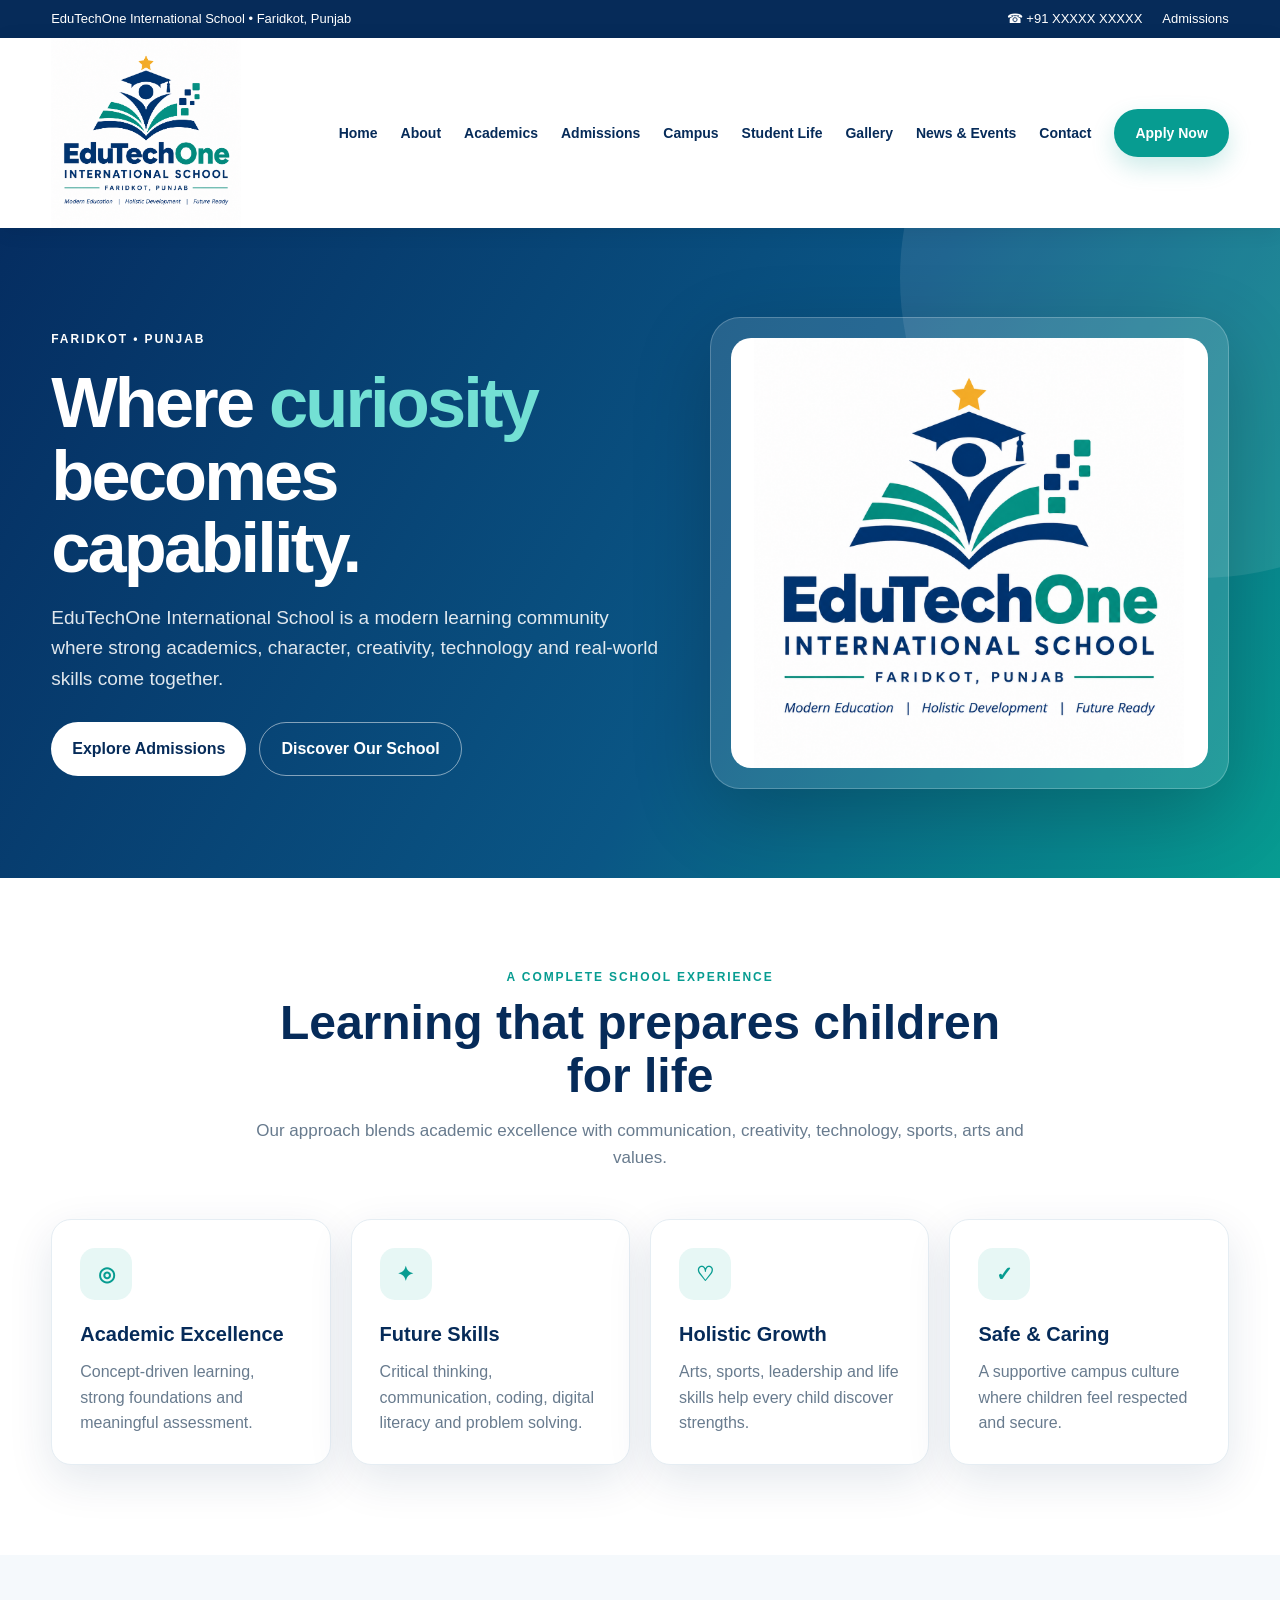
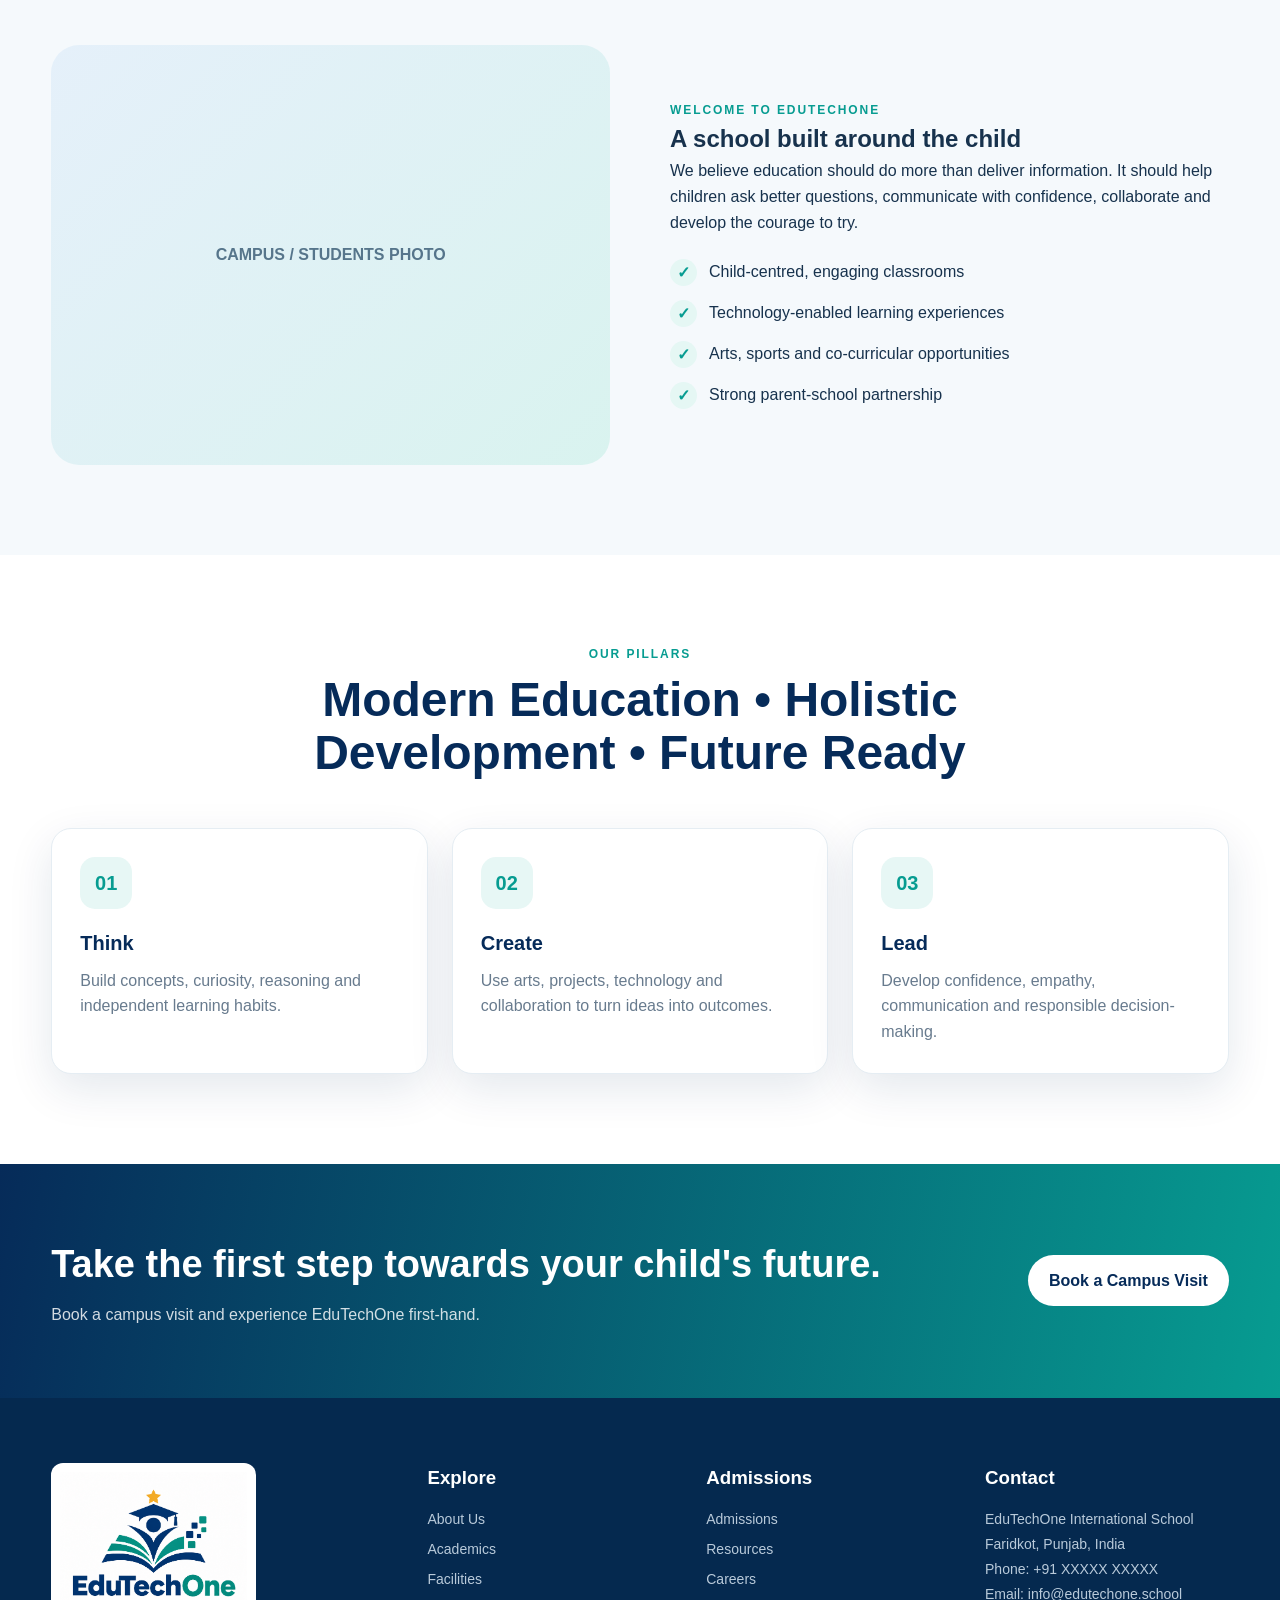
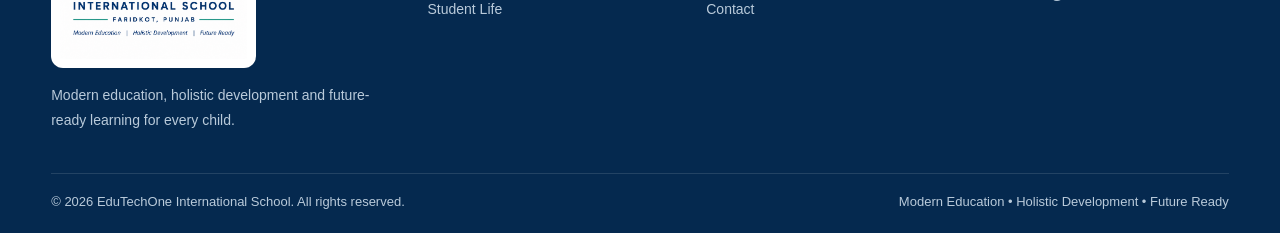
<file: index.html>
<!DOCTYPE html>
<html lang="en">
<head>
    <meta charset="UTF-8">
    <meta name="viewport" content="width=device-width, initial-scale=1.0">

    <title>Home | EduTechOne International School</title>

    <meta
        name="description"
        content="EduTechOne International School, Faridkot, Punjab. Modern Education, Holistic Development, Future Ready."
    >

    <!-- MAIN CSS -->
    <link rel="stylesheet" href="style.css">
</head>

<body>

    <!-- ================= TOP BAR ================= -->
    <div class="topbar">
        <div class="container">

            <span>
                EduTechOne International School • Faridkot, Punjab
            </span>

            <span class="toplinks">
                <a href="tel:+91XXXXXXXXXX">
                    ☎ +91 XXXXX XXXXX
                </a>

                <a href="admissions.html">
                    Admissions
                </a>
            </span>

        </div>
    </div>


    <!-- ================= HEADER ================= -->
    <header class="header">

        <div class="container nav">

            <a href="index.html" class="logo-link">
                <img
                    class="logo"
                    src="logo.png"
                    alt="EduTechOne International School"
                >
            </a>

            <button
                class="mobile-btn btn btn-primary"
                type="button"
            >
                Menu
            </button>

            <nav class="menu">

                <a href="index.html" class="active">
                    Home
                </a>

                <a href="about.html">
                    About
                </a>

                <a href="academics.html">
                    Academics
                </a>

                <a href="admissions.html">
                    Admissions
                </a>

                <a href="facilities.html">
                    Campus
                </a>

                <a href="student-life.html">
                    Student Life
                </a>

                <a href="gallery.html">
                    Gallery
                </a>

                <a href="news-events.html">
                    News & Events
                </a>

                <a href="contact.html">
                    Contact
                </a>

                <a
                    class="btn btn-primary"
                    href="admissions.html"
                >
                    Apply Now
                </a>

            </nav>

        </div>

    </header>


    <!-- ================= HERO ================= -->
    <section class="hero">

        <div class="container">

            <div class="hero-content">

                <div class="eyebrow">
                    Faridkot • Punjab
                </div>

                <h1>
                    Where
                    <span>curiosity</span>
                    becomes capability.
                </h1>

                <p>
                    EduTechOne International School is a modern
                    learning community where strong academics,
                    character, creativity, technology and real-world
                    skills come together.
                </p>

                <div class="actions">

                    <a
                        class="btn btn-light"
                        href="admissions.html"
                    >
                        Explore Admissions
                    </a>

                    <a
                        class="btn btn-outline"
                        href="about.html"
                    >
                        Discover Our School
                    </a>

                </div>

            </div>


            <div class="hero-visual">

                <img
                    src="logo.png"
                    alt="EduTechOne International School"
                >

            </div>

        </div>

    </section>


    <!-- ================= SCHOOL EXPERIENCE ================= -->
    <section class="section">

        <div class="container">

            <div class="heading">

                <div class="eyebrow">
                    A Complete School Experience
                </div>

                <h2>
                    Learning that prepares children for life
                </h2>

                <p>
                    Our approach blends academic excellence with
                    communication, creativity, technology, sports,
                    arts and values.
                </p>

            </div>


            <div class="grid4">

                <div class="card">

                    <div class="icon">
                        ◎
                    </div>

                    <h3>
                        Academic Excellence
                    </h3>

                    <p>
                        Concept-driven learning, strong foundations
                        and meaningful assessment.
                    </p>

                </div>


                <div class="card">

                    <div class="icon">
                        ✦
                    </div>

                    <h3>
                        Future Skills
                    </h3>

                    <p>
                        Critical thinking, communication, coding,
                        digital literacy and problem solving.
                    </p>

                </div>


                <div class="card">

                    <div class="icon">
                        ♡
                    </div>

                    <h3>
                        Holistic Growth
                    </h3>

                    <p>
                        Arts, sports, leadership and life skills
                        help every child discover strengths.
                    </p>

                </div>


                <div class="card">

                    <div class="icon">
                        ✓
                    </div>

                    <h3>
                        Safe & Caring
                    </h3>

                    <p>
                        A supportive campus culture where children
                        feel respected and secure.
                    </p>

                </div>

            </div>

        </div>

    </section>


    <!-- ================= WELCOME SECTION ================= -->
    <section class="section alt">

        <div class="container split">

            <div class="placeholder">
                CAMPUS / STUDENTS PHOTO
            </div>


            <div>

                <div class="eyebrow">
                    Welcome to EduTechOne
                </div>

                <h2>
                    A school built around the child
                </h2>

                <p>
                    We believe education should do more than deliver
                    information. It should help children ask better
                    questions, communicate with confidence,
                    collaborate and develop the courage to try.
                </p>


                <div class="checklist">

                    <div class="check">

                        <b>✓</b>

                        <span>
                            Child-centred, engaging classrooms
                        </span>

                    </div>


                    <div class="check">

                        <b>✓</b>

                        <span>
                            Technology-enabled learning experiences
                        </span>

                    </div>


                    <div class="check">

                        <b>✓</b>

                        <span>
                            Arts, sports and co-curricular opportunities
                        </span>

                    </div>


                    <div class="check">

                        <b>✓</b>

                        <span>
                            Strong parent-school partnership
                        </span>

                    </div>

                </div>

            </div>

        </div>

    </section>


    <!-- ================= OUR PILLARS ================= -->
    <section class="section">

        <div class="container">

            <div class="heading">

                <div class="eyebrow">
                    Our Pillars
                </div>

                <h2>
                    Modern Education • Holistic Development • Future Ready
                </h2>

            </div>


            <div class="grid3">

                <div class="card">

                    <div class="icon">
                        01
                    </div>

                    <h3>
                        Think
                    </h3>

                    <p>
                        Build concepts, curiosity, reasoning and
                        independent learning habits.
                    </p>

                </div>


                <div class="card">

                    <div class="icon">
                        02
                    </div>

                    <h3>
                        Create
                    </h3>

                    <p>
                        Use arts, projects, technology and
                        collaboration to turn ideas into outcomes.
                    </p>

                </div>


                <div class="card">

                    <div class="icon">
                        03
                    </div>

                    <h3>
                        Lead
                    </h3>

                    <p>
                        Develop confidence, empathy, communication
                        and responsible decision-making.
                    </p>

                </div>

            </div>

        </div>

    </section>


    <!-- ================= CTA BANNER ================= -->
    <section class="banner">

        <div class="container">

            <div>

                <h2>
                    Take the first step towards your child's future.
                </h2>

                <p>
                    Book a campus visit and experience
                    EduTechOne first-hand.
                </p>

            </div>


            <a
                class="btn btn-light"
                href="contact.html"
            >
                Book a Campus Visit
            </a>

        </div>

    </section>


    <!-- ================= FOOTER ================= -->
    <footer class="footer">

        <div class="container">

            <div class="footer-grid">


                <!-- FOOTER ABOUT -->
                <div>

                    <img
                        class="footer-logo"
                        src="logo.png"
                        alt="EduTechOne International School"
                    >

                    <p>
                        Modern education, holistic development
                        and future-ready learning for every child.
                    </p>

                </div>


                <!-- EXPLORE -->
                <div>

                    <h3>
                        Explore
                    </h3>

                    <ul>

                        <li>
                            <a href="about.html">
                                About Us
                            </a>
                        </li>

                        <li>
                            <a href="academics.html">
                                Academics
                            </a>
                        </li>

                        <li>
                            <a href="facilities.html">
                                Facilities
                            </a>
                        </li>

                        <li>
                            <a href="student-life.html">
                                Student Life
                            </a>
                        </li>

                    </ul>

                </div>


                <!-- ADMISSIONS -->
                <div>

                    <h3>
                        Admissions
                    </h3>

                    <ul>

                        <li>
                            <a href="admissions.html">
                                Admissions
                            </a>
                        </li>

                        <li>
                            <a href="resources.html">
                                Resources
                            </a>
                        </li>

                        <li>
                            <a href="careers.html">
                                Careers
                            </a>
                        </li>

                        <li>
                            <a href="contact.html">
                                Contact
                            </a>
                        </li>

                    </ul>

                </div>


                <!-- CONTACT -->
                <div>

                    <h3>
                        Contact
                    </h3>

                    <p>
                        EduTechOne International School<br>
                        Faridkot, Punjab, India
                    </p>

                    <p>
                        Phone: +91 XXXXX XXXXX<br>
                        Email: info@edutechone.school
                    </p>

                </div>

            </div>


            <!-- COPYRIGHT -->
            <div class="copyright">

                <span>
                    © 2026 EduTechOne International School.
                    All rights reserved.
                </span>

                <span>
                    Modern Education • Holistic Development • Future Ready
                </span>

            </div>

        </div>

    </footer>


    <!-- MAIN JAVASCRIPT -->
    <script src="script.js"></script>

</body>
</html>
</file>
<file: style.css>
:root{
 --navy:#073b78;--navy2:#062b59;--teal:#079c91;--teal2:#17b7a8;
 --gold:#f5a623;--text:#17324d;--muted:#687b8e;--light:#f5f9fc;--white:#fff;
 --shadow:0 15px 45px rgba(6,43,89,.11);--radius:20px
}
*{box-sizing:border-box;margin:0;padding:0}
html{scroll-behavior:smooth}
body{font-family:Inter,Arial,sans-serif;color:var(--text);line-height:1.6;background:#fff}
a{text-decoration:none;color:inherit}
img{max-width:100%;display:block}
.container{width:min(1180px,92%);margin:auto}
.topbar{background:var(--navy2);color:#fff;font-size:13px}
.topbar .container{min-height:38px;display:flex;justify-content:space-between;align-items:center}
.toplinks{display:flex;gap:20px}
.header{position:sticky;top:0;z-index:1000;background:rgba(255,255,255,.97);box-shadow:0 3px 20px rgba(0,0,0,.07);backdrop-filter:blur(10px)}
.nav{min-height:86px;display:flex;align-items:center;justify-content:space-between;gap:25px}
.logo{width:190px}
.menu{display:flex;align-items:center;gap:23px;font-size:14px;font-weight:700;color:var(--navy2)}
.menu a:hover{color:var(--teal)}
.btn{display:inline-flex;align-items:center;justify-content:center;padding:13px 21px;border-radius:999px;font-weight:800;border:0;cursor:pointer}
.btn-primary{background:var(--teal);color:#fff;box-shadow:0 10px 25px rgba(7,156,145,.2)}
.btn-light{background:#fff;color:var(--navy2)}
.btn-outline{border:1px solid rgba(255,255,255,.5);color:#fff}
.mobile-btn{display:none}
.hero{min-height:650px;color:#fff;position:relative;overflow:hidden;background:linear-gradient(120deg,#052d61 0%,#0a5685 58%,#079c91 100%)}
.hero:before{content:"";position:absolute;width:600px;height:600px;border-radius:50%;right:-220px;top:-250px;background:rgba(255,255,255,.09)}
.hero .container{min-height:650px;display:grid;grid-template-columns:1.08fr .92fr;align-items:center;gap:50px;position:relative}
.eyebrow{font-size:12px;text-transform:uppercase;letter-spacing:.16em;font-weight:900;color:var(--teal)}
.hero .eyebrow{color:#fff}
.hero h1{font-size:clamp(43px,5.5vw,74px);line-height:1.03;letter-spacing:-.04em;margin:18px 0}
.hero h1 span{color:#73e0d4}
.hero p{font-size:19px;color:rgba(255,255,255,.88);max-width:650px}
.actions{display:flex;gap:13px;flex-wrap:wrap;margin-top:28px}
.hero-visual{padding:20px;border-radius:30px;background:rgba(255,255,255,.12);border:1px solid rgba(255,255,255,.22);box-shadow:0 25px 80px rgba(0,0,0,.2)}
.hero-visual img{height:430px;width:100%;object-fit:contain;border-radius:20px;background:#fff}
.section{padding:90px 0}
.section.alt{background:var(--light)}
.heading{text-align:center;max-width:780px;margin:0 auto 48px}
.heading h2{font-size:clamp(31px,4vw,48px);line-height:1.1;color:var(--navy2);margin:10px 0 14px}
.heading p{color:var(--muted);font-size:17px}
.grid4{display:grid;grid-template-columns:repeat(4,1fr);gap:20px}
.grid3{display:grid;grid-template-columns:repeat(3,1fr);gap:24px}
.card{background:#fff;border:1px solid #e5edf3;border-radius:var(--radius);padding:28px;box-shadow:var(--shadow);transition:.25s}
.card:hover{transform:translateY(-6px)}
.icon{width:52px;height:52px;border-radius:15px;display:grid;place-items:center;background:#e7f7f5;color:var(--teal);font-weight:900;font-size:20px;margin-bottom:18px}
.card h3{color:var(--navy2);margin-bottom:9px;font-size:20px}
.card p{color:var(--muted)}
.split{display:grid;grid-template-columns:1fr 1fr;gap:60px;align-items:center}
.placeholder{min-height:420px;border-radius:28px;background:linear-gradient(135deg,#e5f0fa,#d9f3ef);display:grid;place-items:center;color:#56758b;font-weight:800}
.checklist{display:grid;gap:14px;margin-top:24px}
.check{display:flex;gap:12px;align-items:flex-start}
.check b{width:27px;height:27px;display:grid;place-items:center;border-radius:50%;background:#e5f7f4;color:var(--teal);flex:none}
.stats{display:grid;grid-template-columns:repeat(4,1fr);gap:14px;margin-top:28px}
.stat{text-align:center;background:#fff;border:1px solid #e5edf3;border-radius:18px;padding:20px}
.stat strong{display:block;font-size:31px;color:var(--navy2)}
.stat span{font-size:13px;color:var(--muted)}
.banner{padding:70px 0;background:linear-gradient(100deg,var(--navy2),var(--teal));color:#fff}
.banner .container{display:flex;align-items:center;justify-content:space-between;gap:30px}
.banner h2{color:#fff;font-size:38px;margin-bottom:8px}
.banner p{color:rgba(255,255,255,.82)}
.page-hero{padding:90px 0;background:linear-gradient(120deg,#062f62,#0a8f86);color:#fff}
.page-hero h1{font-size:54px;line-height:1.1;margin:10px 0}
.page-hero p{font-size:18px;max-width:760px;color:rgba(255,255,255,.85)}
.gallery{display:grid;grid-template-columns:2fr 1fr 1fr;grid-auto-rows:220px;gap:14px}
.gallery .photo{border-radius:20px;background:linear-gradient(135deg,#e3eef8,#d7f1ed);display:grid;place-items:center;color:#56758b;font-weight:800}
.gallery .photo:first-child{grid-row:span 2}
.footer{background:#05294f;color:#b9cada;padding:65px 0 20px}
.footer-grid{display:grid;grid-template-columns:1.4fr 1fr 1fr 1fr;gap:35px}
.footer h3{color:#fff;margin-bottom:14px}
.footer p,.footer li{font-size:14px;line-height:1.8}
.footer ul{list-style:none}
.footer li{margin-bottom:5px}
.footer a:hover{color:#fff}
.footer-logo{width:205px;background:#fff;padding:9px;border-radius:12px;margin-bottom:15px}
.copyright{border-top:1px solid rgba(255,255,255,.12);margin-top:40px;padding-top:18px;font-size:13px;display:flex;justify-content:space-between}
.form{display:grid;gap:15px}
.form input,.form textarea,.form select{width:100%;padding:14px 16px;border:1px solid #dbe5ed;border-radius:12px;font:inherit}
.form textarea{min-height:140px;resize:vertical}
@media(max-width:1000px){
 .menu{display:none}.mobile-btn{display:block}.hero .container,.split{grid-template-columns:1fr}.hero-visual{display:none}
 .grid4{grid-template-columns:repeat(2,1fr)}.grid3{grid-template-columns:1fr 1fr}
 .footer-grid{grid-template-columns:1fr 1fr}.stats{grid-template-columns:repeat(2,1fr)}
}
@media(max-width:620px){
 .topbar .container{padding:8px 0;align-items:flex-start;gap:4px;flex-direction:column}.toplinks{gap:10px}
 .logo{width:155px}.hero,.hero .container{min-height:590px}.grid4,.grid3,.footer-grid{grid-template-columns:1fr}
 .gallery{grid-template-columns:1fr;grid-auto-rows:220px}.gallery .photo:first-child{grid-row:auto}
 .banner .container,.copyright{flex-direction:column;align-items:flex-start}.page-hero h1{font-size:42px}
}
</file>
